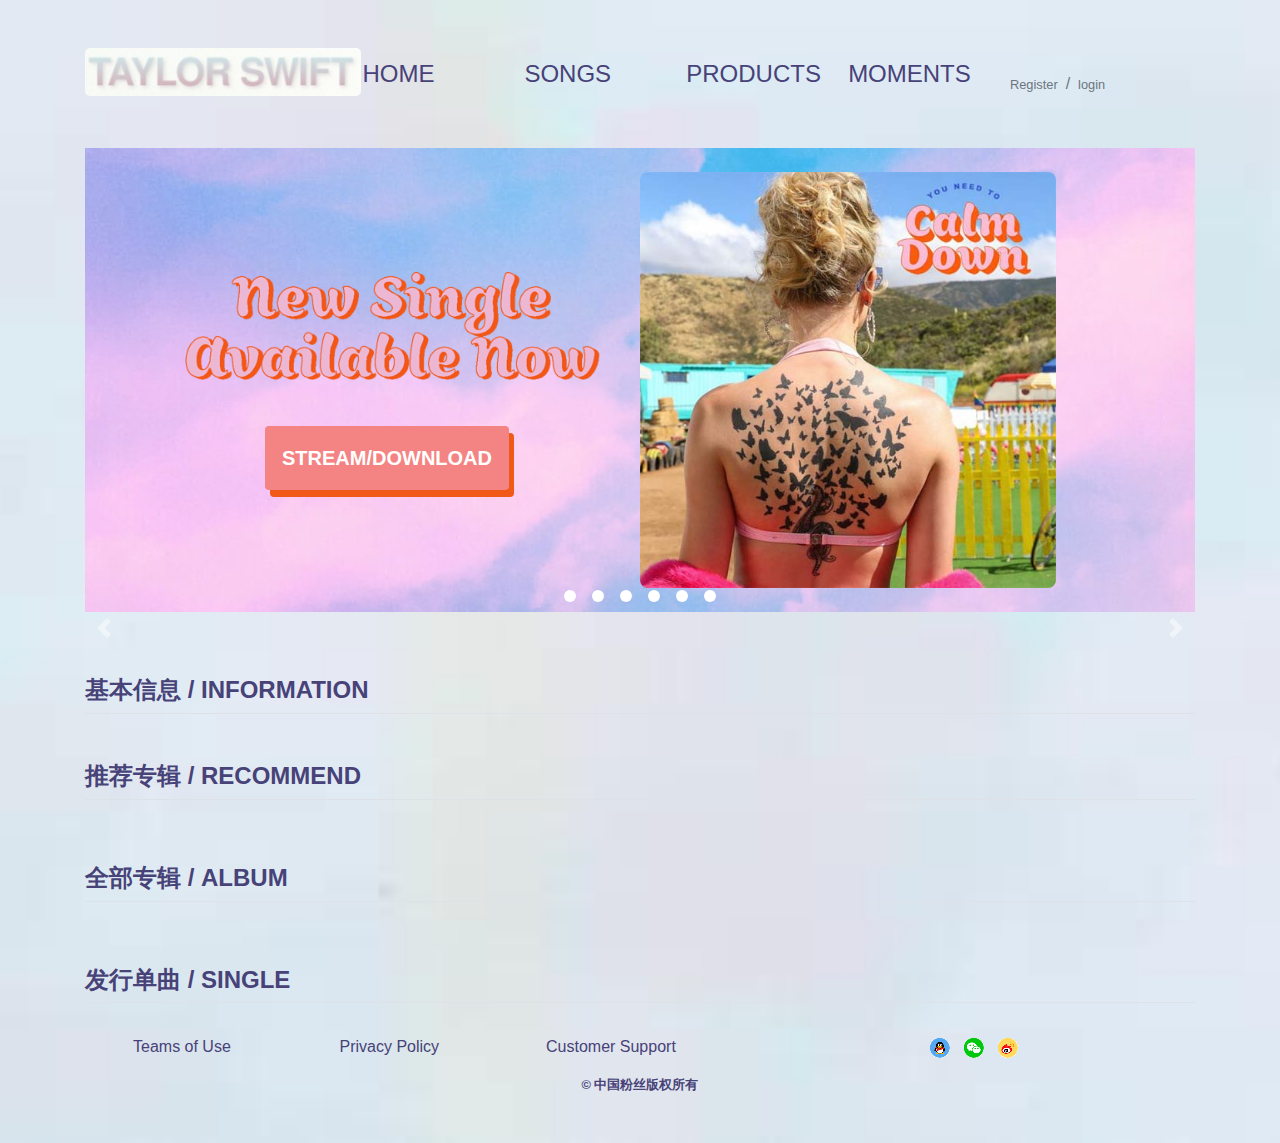
<file: demo2/public/index.html>
<!DOCTYPE html>
<html id="index">
<head lang="en">
    <meta charset="UTF-8">
    <title></title>
    <!-- 设置视口-->
    <meta name="viewport" content="width=device-width,initial-scale=1"/>
    <!-- 导入css-->
    <link rel="stylesheet" href="boot/css/bootstrap.css"/>
    <!-- 导入js,有顺序要求-->
    <link rel="stylesheet" href="style/common.css"/>
    <link rel="stylesheet" href="style/index.css"/>  
    <script src="js/yanzhengma.js"></script>
</head>
<body>
<div class="container" id="allindex">
    <!-- 导航栏-->
    <div class="row m-0 my_nav my-5">
        <div class="col-lg-3 col-md-12 col-sm-12 p-0">
            <div class="">
                <a class="navbar-brand mr-0 p-0" href="index.html">
                    <img class="my_logo w-100" src="img/header/logo.png"/>
                </a>
            </div>
        </div>
        <div class="col-lg-7 col-md-12 col-sm-12 p-0 py-lg-2">
            <ul class="row m-0 list-unstyled">
                <li class="col-sm-3 p-0"><a href="#" >HOME</a></li>
                <li class="col-sm-3 p-0"><a href="songs.html" >SONGS</a></li>
                <li class="col-sm-3 p-0"><a href="product.html" >PRODUCTS</a></li>
                <li class="col-sm-3 p-0"><a href="moments.html" >MOMENTS</a></li>
            </ul>
        </div>
        <div class="col-lg-2 col-md-4 col-sm-3 p-sm-0 p-md-0">
            <ul class="breadcrumb p-0 bg-transparent mb-0 mt-lg-3">
                <li class="breadcrumb-item pt-2"><a href="#" class="text-muted my_font ">Register</a></li>
                <li class="breadcrumb-item pt-2"><a href="#" class="text-muted my_font ">login</a></li>
            </ul>
        </div>
    </div>

    <!-- 最新信息-->
    <div class="latest row m-0 mb-3 py-md-4 py-sm-3">
        <div class="col-md-6 col-sm-12 p-0 pl-sm-5 pl-md-0">
            <img class="w-75 position-relative mb-sm-3" src="img/index/title-nsan.png" alt=""/>
            <button class="text-white font-weight-bold btn py-lg-3 px-lg-3 position-relative my_relative">STREAM/DOWNLOAD</button>
        </div>
        <div class="col-md-6 col-sm-12 p-0 pl-sm-5 pt-sm-3 pl-md-0 pt-md-0 pt-sm-2">
            <img class="w-75" src="img/index/SingleArt.jpg" alt=""/>
        </div>
    </div>
    <!-- 轮播图-->
    <div id="demo" class="carousel" data-ride="carousel">
        <div class="carousel-inner" id="carousel">
            <div class="carousel-item active" id="carousel1">
                <!-- <a href="album.html" >
                    <img src="img/banner/banner1.jpg" class="w-100"/>
                </a> -->
            </div>
            <div class="carousel-item" id="carousel2">
            </div>
            <div class="carousel-item" id="carousel3">
            </div>
            <div class="carousel-item" id="carousel4">
            </div>
            <div class="carousel-item" id="carousel5">
            </div>
            <div class="carousel-item" id="carousel6">
            </div>
        </div>
        <a href="#demo" class="carousel-control-prev" data-slide="prev"><span class="carousel-control-prev-icon"></span></a>
        <a href="#demo" class="carousel-control-next" data-slide="next"><span class="carousel-control-next-icon"></span></a>
        <ul class="carousel-indicators">
            <li data-target="#demo" data-slide-to="0" class="active"></li>
            <li data-target="#demo" data-slide-to="1" ></li>
            <li data-target="#demo" data-slide-to="2" ></li>
            <li data-target="#demo" data-slide-to="3" ></li>
            <li data-target="#demo" data-slide-to="4" ></li>
            <li data-target="#demo" data-slide-to="5" ></li>
        </ul>
    </div>
    <!-- 基本信息-->
    <div>
        <h4 class=" border-bottom mt-5 mb-3 pb-2 font-weight-bold">基本信息 / INFORMATION</h4>
        <div class="row bg-white m-0 p-1" v-for="(item,i) of singer_list" :key="i">
            <div class="col-lg-7  col-sm-12 p-0">
                <div class="mr-2 mr-sm-0">
                    <img :src="item.d_img" alt="" class="w-100 p-2"/>
                </div>
            </div>
            <div class="col-lg-5  col-sm-12 p-0">
                <ul class="list-unstyled pl-lg-3 pt-lg-3 pl-sm-2 pt-sm-2 font-italic ">
                    <li class="h3 font-weight-bold" v-text="'Name：'+item.name"></li>
                    <li class="h5 font-weight-bold" v-text="'Country：'+item.country"></li>
                    <li class="h5 font-weight-bold" v-text="'Style：'+item.style"></li>
                    <li class="h5 font-weight-bold" v-text="'Albums：'+item.count"></li>
                    <li class="h5 font-weight-bold" v-text="'Awards：'+item.awards"></li>
                </ul>
            </div>
        </div>
    </div>
    <!-- 推荐专辑-->
    <div>
        <h4 class="border-bottom mt-5 mb-3 pb-2 font-weight-bold">推荐专辑 / RECOMMEND</h4>
        <div class="row  m-0">
            <div class="col-md-3 col-sm-6 p-0" v-for="(item,i) of intro_album_list" :key="i" >
                <div class="d-flex justify-content-center p-2">
                    <a :href="item.album_href"><img :src="item.cover" alt="" class="my_rotate w-100"/></a>
                </div>
            </div>
        </div>
    </div>
    <!-- 全部专辑-->
    <div>
        <h4 class="border-bottom mt-5 mb-3 pb-2 font-weight-bold">全部专辑 / ALBUM</h4>
        <div class="row  m-0">
            <div class="col-lg-3 col-md-4 col-sm-6 mt-lg-2  mt-sm-1 p-0" v-for="(item,i) of album_list" :key="i">
                <div class="d-flex justify-content-center">
                    <a :href="item.album_href"><img class="w-100 my_scale" :src="item.cover" alt=""/></a>
                </div>
                <p class="h5 text-center pt-1"><a href="#" class="text-dark" v-text="item.a_name"></a></p>
            </div>
        </div>
    </div>
    <!-- 发行单曲-->
    <div>
        <h4 class="border-bottom mt-5 mb-3 pb-2 font-weight-bold">发行单曲 / SINGLE</h4>
        <div class="row m-0">
            <div class="col-lg-3 col-md-4 col-sm-6 mt-lg-2  mt-sm-1 p-0" v-for="(item,i) of single_list" :key="i">
                    <div class="d-flex justify-content-center">
                        <a :href="item.album_href"><img class="w-100 my_scale" :src="item.cover" alt=""/></a>
                    </div>
                    <p class="h5 text-center pt-1"><a href="#" class="text-dark" v-text="item.a_name"></a></p>
            </div>
        </div>
    </div>
    <!--footer-->
    <div class="row m-0 pt-3 pl-lg-5 myfooter">
        <div class="col-lg-7 col-sm-12 p-0 ">
            <ul class=" d-flex justify-content-between list-unstyled">
                <li class="w-100"><a href="#" class="h6">Teams of Use</a></li>
                <li class="w-100"><a href="#" class="h6">Privacy Policy</a></li>
                <li class="w-100"><a href="#" class="h6">Customer Support</a></li>
            </ul>
        </div>
        <div class="col-lg-1 offset-lg-2 col-sm-2 p-0">
            <ul class="d-flex justify-content-between list-unstyled">
                <li><img src="img/button/qq.png" alt=""/></li>
                <li><img src="img/button/wechat.png" alt=""/></li>
                <li><img src="img/button/sina.png" alt=""/></li>
            </ul>
        </div>
    </div>
    <div class="m-0 mb-5">
        <p class="text-center my_font font-weight-bold m-0">© 中国粉丝版权所有</p>
    </div>

</div>
<!-- 注册-->
<div id="regsite" class="position-fixed bg-white">
    <p class="py-2 px-3 bg-dark">
        <span class="my_font font-weight-bold text-white">注册新账号</span>
        <a href="javascript:;" class="float-right h4 text-muted">×</a>
    </p>
    <div class="my_text my_font">
        <p class="m-0 mb-2">登录名：</p>
        <input class="my_font py-2 pl-1 w-100" type="text"  placeholder="创建一个登录名,包含数字、字母、下划线3-10位" id="uname1" onblur="username()"/>
        <p class="m-0 my-2">密码：</p>
        <input class="my_font py-2 pl-1 w-100" type="password"  id="upwd1" placeholder="设置登录密码，不少于6位"/>
        <p class="m-0 my-2">手机号：</p>
        <input class="my_font py-2 pl-1 w-100" type="text" placeholder="请输入您的手机号" id="userPhone"/>
        <p class="m-0 my-2">验证码：</p>
        <p class="d-flex m-0">
            <input class="my_font py-2 pl-1 yanzhengma" type="text" /> 
            <button class="btn btn-dark" id="second">发送验证码</button>
        </p>
        <button class="btn btn-danger w-100 my-3 " id="register" onclick="registe()">注册</button>
        <a href="javascript:;" class="my_font">已有账号,直接登录>></a>
    </div>
</div>
<!--登录-->
<div id="login" class="position-fixed bg-white">
    <p class="py-2 px-3 bg-dark">
        <span class="my_font font-weight-bold text-white">账号登录</span>
        <a href="javascript:;" class="float-right h4 text-muted">×</a>
    </p>
    <div class="my_text my_font">
        <p class="m-0 mb-2">登录名：</p>
        <input class="my_font py-2 pl-1 w-100" type="text"   id="uname2" placeholder="请输入账号"/>
        <p class="m-0 my-2">密码：</p>
        <input class="my_font py-2 pl-1 w-100" type="password"  id="upwd2" placeholder="请输入密码"/>
        <!-- 随机验证码-->
        <p class="m-0 my-2">验证码：</p>
        <div class=" d-flex align-items-center">
            <input type="text" class="my_font p-2 mr-2 id="code" />
            <div id="v_container" class="d-inline-block mx-2 "></div>
        </div>
        <button class="btn btn-danger w-100 my-3" id="my_button" onclick="login()">登录</button>
        <a href="javascript:;" class="my_font">没有账号，去注册>></a>
    </div>
</div>
</body>
<script>
    
    // 注册
    function username(){
        var uname=$.trim( $("#uname1").val() );
        $.ajax({
                url:"http://localhost:3000/username",
                type:"get",
                data:"uname="+uname,
                dataType:"json"
            }).then(function(result){
                if(result.code==-1){
                    alert("用户名已被占用");
                }
            })
    }
    function registe(){
        var uname=$.trim( $("#uname1").val() );
        var upwd=$.trim( $("#upwd1").val() );
        var phone=$.trim( $("#userPhone").val() );
        if(!uname){
            alert("用户名不能为空");
            return;
        }else if(!upwd){
            alert("密码不能为空");
            return;
        }else if(!phone){
            alert("手机号不能为空");
            return;
        }else{
            //发送请求
            $.ajax({
                url:"http://localhost:3000/register",
                type:"post",
                data:"uname="+uname+"&upwd="+upwd+"&phone="+phone,
                dataType:"json"
            }).then(function(result){
                if(result.code==1){
                    alert("注册成功,去登录");
                    var rdiv=$(".position-fixed#regsite").hide();
                    var ldiv=$(".position-fixed#login").show();
                }
            })
        }
    }

    // 登录
    function login(){
        var uname=$.trim( $("#uname2").val() );
        var upwd=$.trim( $("#upwd2").val() );
        if(!uname){
            alert("用户名不能为空");
            return;
        }else if(!upwd){
            alert("密码不能为空");
            return;
        }else{
            $.ajax({
                url:"http://localhost:3000/login",
                type:"post",
                data:"uname="+uname+"&upwd="+upwd,
                dataType:"json"
            }).then(function(result){
                if(result.code==1){
                    alert("登录成功");
                    ldiv=$(".position-fixed#login").hide();
                    sessionStorage.setItem("uid",result.uid);
                }else{
                    alert("用户或密码错误");
                }
            })
        }
    }
</script>
<script src="js/jquery-3.2.1.js"></script>
<script src="js/bootstrap.js"></script>
<script src="js/vue.js"></script>
<script src="js/axios.min.js"></script>
<script src="js/ajax.js"></script>
<script src="js/index.js"></script>
<script>
    $("#second").click(function (){
            sendyzm($("#second"));
        });
        //用ajax提交到后台的发送短信接口
        function sendyzm(obj){
            var phone = $("#userPhone").val();
            var result = isPhoneNum();
            if(result) {
                $.ajax({
                    url:"http://localhost:3000/yanzhengma",
                    data:{phone:phone},
                    dataType:"json",
                    type:"post",
                    async : false,
                    cache : false,
                    success:function(res){
                        debugger;
                        if(res){
                            alert("验证码发送成功");
                        }else{
                            alert("验证码发送失败");
                        }
                    },
                    error:function(){
                        alert("验证码发送失败");
                    }
                })
                setTime(obj);//开始倒计时
            }
        }
    
        //60s倒计时实现逻辑
        var countdown = 60;
        function setTime(obj) {
            if (countdown == 0) {
                obj.prop('disabled', false);
                obj.text("点击获取验证码");
                countdown = 60;//60秒过后button上的文字初始化,计时器初始化;
                return;
            } else {
                obj.prop('disabled', true);
                obj.text("("+countdown+"s)后重新发送") ;
                countdown--;
            }
            setTimeout(function() { setTime(obj) },1000) //每1000毫秒执行一次
        }
        //校验手机号是否合法
        function isPhoneNum(){
                return true;
        }
</script>
</html>
</file>
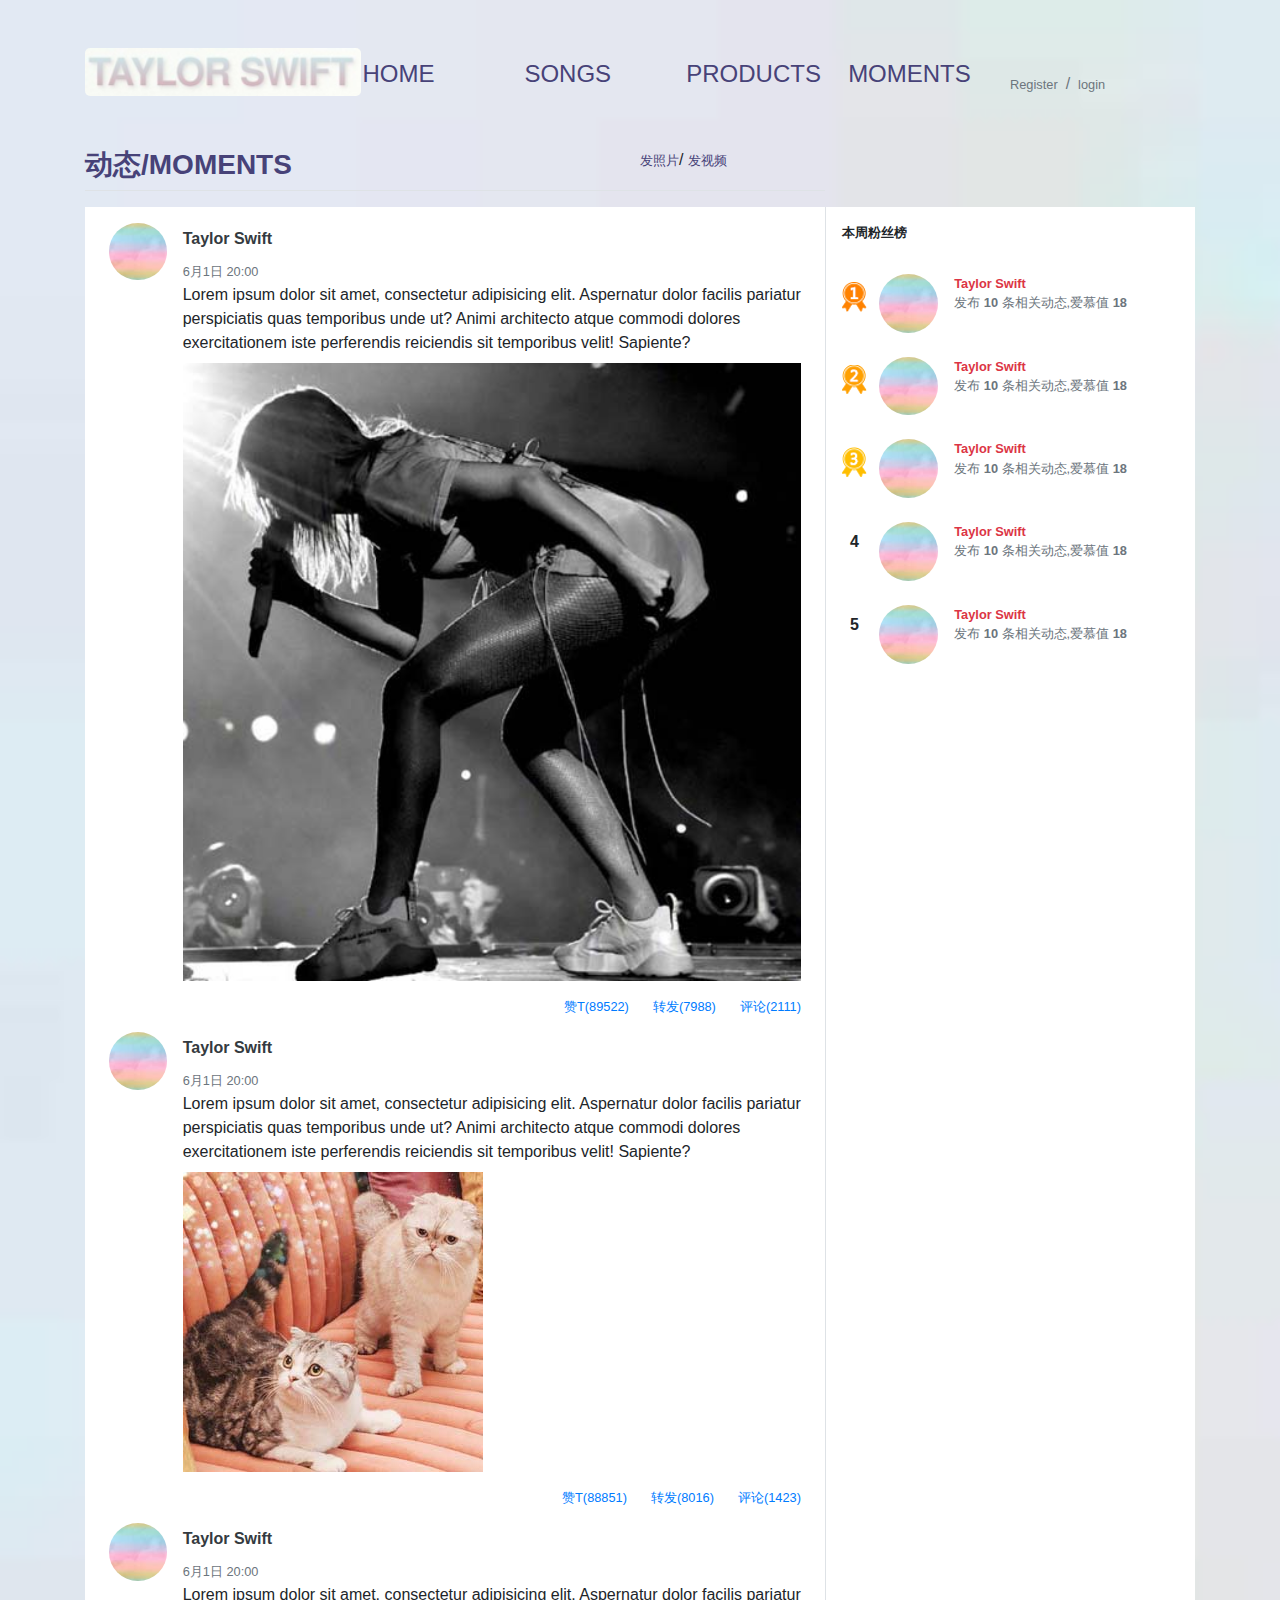
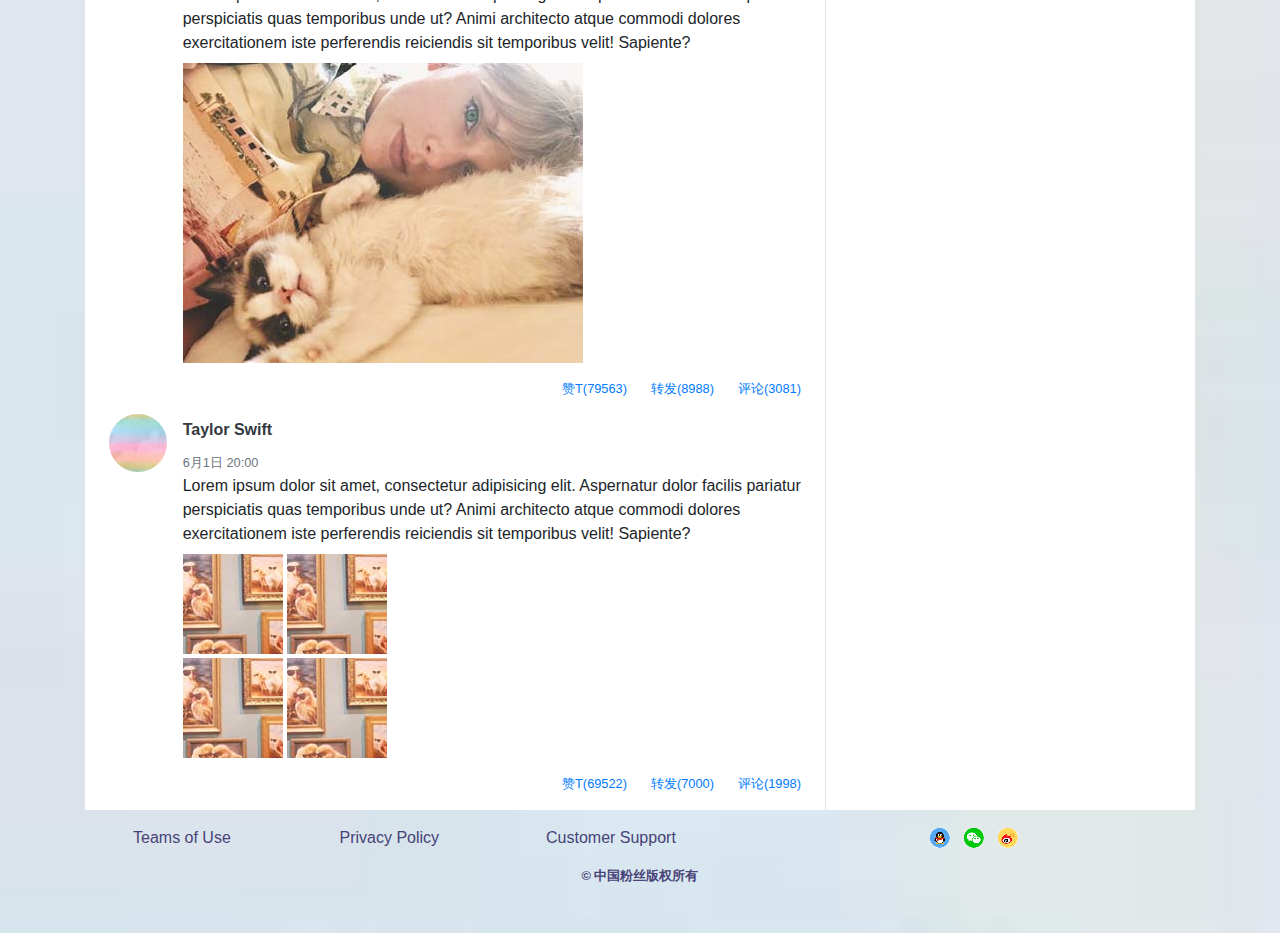
<file: demo2/public/moments.html>
<!DOCTYPE html>
<html id="moments">
<head lang="en">
    <meta charset="UTF-8">
    <title></title>
    <!-- 设置视口-->
    <meta name="viewport" content="width=device-width,initial-scale=1"/>
    <!-- 导入css-->
    <link rel="stylesheet" href="boot/css/bootstrap.css"/>
    <link rel="stylesheet" href="style/common.css"/>
    <link rel="stylesheet" href="style/moments.css"/>
</head>
<body>
<div class="container">
    <!-- 导航栏-->
    <div class="row m-0 my_nav my-5">
        <div class="col-lg-3 col-md-12 col-sm-12 p-0">
            <div class="">
                <a class="navbar-brand mr-0 p-0" href="index.html">
                    <img class="my_logo w-100" src="img/header/logo.png"/>
                </a>
            </div>
        </div>
        <div class="col-lg-7 col-md-12 col-sm-12 p-0 py-lg-2">
            <ul class="row m-0 list-unstyled">
                <li class="col-sm-3 p-0"><a href="index.html">HOME</a></li>
                <li class="col-sm-3 p-0"><a href="songs.html">SONGS</a></li>
                <li class="col-sm-3 p-0"><a href="product.html">PRODUCTS</a></li>
                <li class="col-sm-3 p-0"><a href="moments.html">MOMENTS</a></li>
            </ul>
        </div>
        <div class="col-lg-2 col-md-4 col-sm-3 p-sm-0 p-md-0">
            <ul class="breadcrumb p-0 bg-transparent mb-0 mt-lg-3">
                <li class="breadcrumb-item pt-2"><a href="#" class="text-muted my_font ">Register</a></li>
                <li class="breadcrumb-item pt-2"><a href="#" class="text-muted my_font ">login</a></li>
            </ul>
        </div>
    </div>
    <!-- -->
    <div>
        <div class="row m-0">
            <div class="col-md-8 col-sm-12 p-0">
                <div class="mb-3 pb-2 border-bottom row m-0">
                    <div class="col-sm-9 p-0">
                        <span class="h3 my_font_color font-weight-bold">动态/MOMENTS</span>
                    </div>
                    <div class="col-sm-3 p-0">
                        <span><a href="#" class="my_font_color my_font ">发照片</a>/</span>
                        <span><a href="#" class="my_font_color my_font ">发视频</a></span>
                    </div>
                </div>
            </div>
        </div>
        <div class="row m-0 my_moment">
            <!-- 左侧动态-->
            <div class="col-md-8 col-sm-12 p-0 px-md-4 px-sm-1 pt-3 bg-white">
                <div class="row m-0">
                    <div class="col-sm-1 p-0">
                        <img class="user_pic w-100" src="img/moments/user.jpg" alt=""/>
                    </div>
                    <div class="col-sm-11 p-0 pl-3">
                        <div class="mb-2 mt-1">
                            <a href="#" class="text-dark font-weight-bold">Taylor Swift</a>
                        </div>
                        <div class="">
                            <a href="#" class="text-muted my_font">6月1日 20:00</a>
                        </div>
                        <div class="mb-2">
                            Lorem ipsum dolor sit amet, consectetur adipisicing elit. Aspernatur dolor facilis pariatur perspiciatis quas temporibus unde ut? Animi architecto atque commodi dolores exercitationem iste perferendis reiciendis sit temporibus velit! Sapiente?
                        </div>
                        <img class="w-100" src="img/moments/live.jpg" alt=""/>
                        <ul class="list-unstyled d-flex justify-content-end mt-3">
                            <li class="mr-2 text-muted my_font"><a href="javascript:;" class="my_font text-primary mr-2">赞T(89522)</a></li>
                            <li class="mx-2 text-muted my_font"><a href="javascript:;" class="my_font text-primary mr-2">转发(7988)</a></li>
                            <li class="ml-2 my_font"><a href="javascript:;" class="my_font text-primary">评论(2111)</a></li>
                        </ul>
                    </div>

                    <div class="col-sm-1 p-0">
                        <img class="user_pic w-100" src="img/moments/user.jpg" alt=""/>
                    </div>
                    <div class="col-sm-11 p-0 pl-3">
                        <div class="mb-2 mt-1">
                            <a href="#" class="text-dark font-weight-bold">Taylor Swift</a>
                        </div>
                        <div class="">
                            <a href="#" class="text-muted my_font">6月1日 20:00</a>
                        </div>
                        <div class="mb-2">
                            Lorem ipsum dolor sit amet, consectetur adipisicing elit. Aspernatur dolor facilis pariatur perspiciatis quas temporibus unde ut? Animi architecto atque commodi dolores exercitationem iste perferendis reiciendis sit temporibus velit! Sapiente?
                        </div>
                        <img class="" src="img/moments/cat.jpg" alt=""/>
                        <ul class="list-unstyled d-flex justify-content-end mt-3">
                            <li class="mr-2 text-muted my_font"><a href="javascript:;" class="my_font text-primary mr-2">赞T(88851)</a></li>
                            <li class="mx-2 text-muted my_font"><a href="javascript:;" class="my_font text-primary mr-2">转发(8016)</a></li>
                            <li class="ml-2 my_font"><a href="javascript:;" class="my_font text-primary">评论(1423)</a></li>
                        </ul>
                    </div>

                    <div class="col-sm-1 p-0">
                        <img class="user_pic w-100" src="img/moments/user.jpg" alt=""/>
                    </div>
                    <div class="col-sm-11 p-0 pl-3">
                        <div class="mb-2 mt-1">
                            <a href="#" class="text-dark font-weight-bold">Taylor Swift</a>
                        </div>
                        <div class="">
                            <a href="#" class="text-muted my_font">6月1日 20:00</a>
                        </div>
                        <div class="mb-2">
                            Lorem ipsum dolor sit amet, consectetur adipisicing elit. Aspernatur dolor facilis pariatur perspiciatis quas temporibus unde ut? Animi architecto atque commodi dolores exercitationem iste perferendis reiciendis sit temporibus velit! Sapiente?
                        </div>
                        <img class="" src="img/moments/andCat.jpg" alt=""/>
                        <ul class="list-unstyled d-flex justify-content-end mt-3">
                            <li class="mr-2 text-muted my_font"><a href="javascript:;" class="text-primary my_font mr-2">赞T(79563)</a></li>
                            <li class="mx-2 text-muted my_font"><a href="javascript:;" class="text-primary my_font mr-2">转发(8988)</a></li>
                            <li class="ml-2 my_font"><a href="javascript:;" class="text-primary my_font">评论(3081)</a></li>
                        </ul>
                    </div>

                    <div class="col-sm-1 p-0">
                        <img class="user_pic w-100" src="img/moments/user.jpg" alt=""/>
                    </div>
                    <div class="col-sm-11 p-0 pl-3">
                        <div class="mb-2 mt-1">
                            <a href="#" class="text-dark font-weight-bold">Taylor Swift</a>
                        </div>
                        <div class="">
                            <a href="#" class="text-muted my_font">6月1日 20:00</a>
                        </div>
                        <div class="mb-2">
                            Lorem ipsum dolor sit amet, consectetur adipisicing elit. Aspernatur dolor facilis pariatur perspiciatis quas temporibus unde ut? Animi architecto atque commodi dolores exercitationem iste perferendis reiciendis sit temporibus velit! Sapiente?
                        </div>
                        <img class="mb-1" src="img/moments/catsPic.jpg" alt=""/>
                        <img class="mb-1" src="img/moments/catsPic.jpg" alt=""/><br/>
                        <img class="" src="img/moments/catsPic.jpg" alt=""/>
                        <img class="" src="img/moments/catsPic.jpg" alt=""/>
                        <ul class="list-unstyled d-flex justify-content-end mt-3">
                            <li class="mr-2 text-muted my_font"><a href="javascript:;" class="my_font text-primary mr-2">赞T(69522)</a></li>
                            <li class="mx-2 text-muted my_font"><a href="javascript:;" class="my_font text-primary mr-2">转发(7000)</a></li>
                            <li class="ml-2 my_font"><a href="javascript:;" class="my_font text-primary">评论(1998)</a></li>
                        </ul>
                    </div>
                </div>
            </div>
            <div class="col-md-4 col-sm-12 p-0 bg-white border-left pt-3 pl-md-3 pl-sm-2">
                <div class="row m-0">
                    <div class="col-sm-12 p-0">
                        <p class="my_font font-weight-bold">本周粉丝榜</p>
                    </div>
                </div>
                <div class="row m-0 mb-2">
                    <div class="col-sm-1 p-0">
                        <div class="mt-4">
                            <img src="img/moments/number1.png" alt=""/>
                        </div>
                    </div>
                    <div class="col-sm-2 p-0 ">
                        <img class="user_pic w-100 mt-md-3 ml-md-3 ml-lg-2" src="img/moments/user.jpg" alt=""/>
                    </div>
                    <div class="col-sm-9 p-0 pt-3">
                        <p class="my_font font-weight-bold ml-md-4 ml-sm-2 m-0"><a href="#" class="text-danger">Taylor Swift</a></p>
                        <p class="my_font text-muted ml-md-4 ml-sm-2">发布 <span class="font-weight-bold">10 </span>条相关动态,爱慕值 <span class="font-weight-bold">18 </span></p>
                    </div>
                </div>

                <div class="row m-0 mb-2">
                    <div class="col-sm-1 p-0">
                        <div class="mt-4">
                            <img src="img/moments/number2.png" alt=""/>
                        </div>
                    </div>
                    <div class="col-sm-2 p-0">
                        <img class="user_pic w-100 mt-md-3 ml-md-3 ml-lg-2" src="img/moments/user.jpg" alt=""/>
                    </div>
                    <div class="col-sm-9 p-0 pt-3">
                        <p class="my_font font-weight-bold ml-md-4 ml-sm-2 m-0"><a href="#" class="text-danger">Taylor Swift</a></p>
                        <p class="my_font text-muted ml-md-4 ml-sm-2">发布 <span class="font-weight-bold">10 </span>条相关动态,爱慕值 <span class="font-weight-bold">18 </span></p>
                    </div>
                </div>

                <div class="row m-0 mb-2">
                    <div class="col-sm-1 p-0">
                        <div class="mt-4">
                            <img src="img/moments/number3.png" alt=""/>
                        </div>
                    </div>
                    <div class="col-sm-2 p-0">
                        <img class="user_pic w-100 mt-md-3 ml-md-3 ml-lg-2" src="img/moments/user.jpg" alt=""/>
                    </div>
                    <div class="col-sm-9 p-0 pt-3">
                        <p class="my_font font-weight-bold ml-md-4 ml-sm-2 m-0"><a href="#" class="text-danger">Taylor Swift</a></p>
                        <p class="my_font text-muted ml-md-4 ml-sm-2">发布 <span class="font-weight-bold">10 </span>条相关动态,爱慕值 <span class="font-weight-bold">18 </span></p>
                    </div>
                </div>

                <div class="row m-0 mb-2">
                    <div class="col-sm-1 p-0">
                        <div class="mt-4 ml-2">
                            <span class="font-weight-bold">4</span>
                        </div>
                    </div>
                    <div class="col-sm-2 p-0">
                        <img class="user_pic w-100 mt-md-3 ml-md-3 ml-lg-2" src="img/moments/user.jpg" alt=""/>
                    </div>
                    <div class="col-sm-9 p-0 pt-3">
                        <p class="my_font font-weight-bold ml-md-4 ml-sm-2 m-0"><a href="#" class="text-danger">Taylor Swift</a></p>
                        <p class="my_font text-muted ml-md-4 ml-sm-2">发布 <span class="font-weight-bold">10 </span>条相关动态,爱慕值 <span class="font-weight-bold">18 </span></p>
                    </div>
                </div>

                <div class="row m-0 mb-2">
                    <div class="col-sm-1 p-0">
                        <div class="mt-4 ml-2">
                            <span class="font-weight-bold">5</span>
                        </div>
                    </div>
                    <div class="col-sm-2 p-0">
                        <img class="user_pic w-100 mt-md-3 ml-md-3 ml-lg-2" src="img/moments/user.jpg" alt=""/>
                    </div>
                    <div class="col-sm-9 p-0 pt-3">
                        <p class="my_font font-weight-bold ml-md-4 ml-sm-2  m-md-0 "><a href="#" class="text-danger">Taylor Swift</a></p>
                        <p class="my_font text-muted ml-md-4 ml-sm-2 ">发布 <span class="font-weight-bold">10 </span>条相关动态,爱慕值 <span class="font-weight-bold">18 </span></p>
                    </div>
                </div>

            </div>
        </div>
    </div>
    <!--footer-->
    <div class="row m-0 pt-3 pl-lg-5 myfooter">
        <div class="col-lg-7 col-sm-12 p-0 ">
            <ul class=" d-flex justify-content-between list-unstyled">
                <li class="w-100"><a href="#" class="h6">Teams of Use</a></li>
                <li class="w-100"><a href="#" class="h6">Privacy Policy</a></li>
                <li class="w-100"><a href="#" class="h6">Customer Support</a></li>
            </ul>
        </div>
        <div class="col-lg-1 offset-lg-2 col-sm-2 p-0">
            <ul class="d-flex justify-content-between list-unstyled">
                <li><img src="img/button/qq.png" alt=""/></li>
                <li><img src="img/button/wechat.png" alt=""/></li>
                <li><img src="img/button/sina.png" alt=""/></li>
            </ul>
        </div>
    </div>
    <div class="m-0 mb-5">
        <p class="text-center my_font font-weight-bold m-0">© 中国粉丝版权所有</p>
    </div>

</div>
<script src="js/jquery-3.2.1.js"></script>
<script src="js/bootstrap.js"></script>
<script src="js/vue.js"></script>
<script src="js/axios.min.js"></script>
<script src="js/ajax.js"></script>
<script src="js/moments.js"></script>
</body>
</html>
</file>
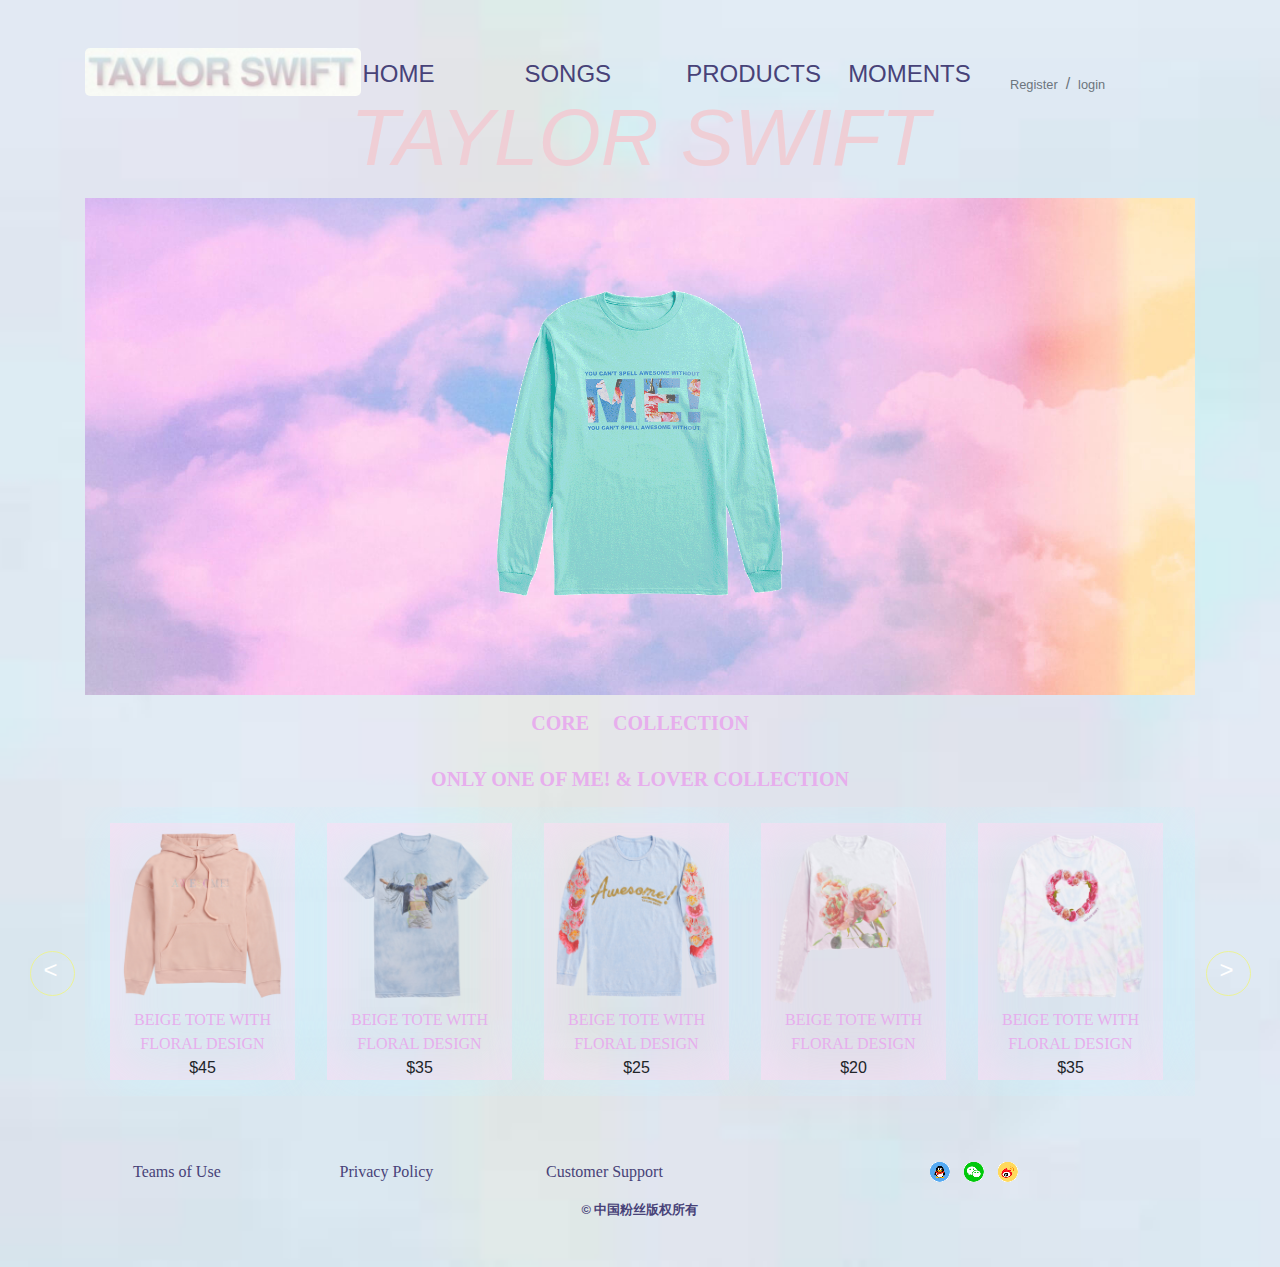
<file: demo2/public/product.html>
<!DOCTYPE html>
<html id="product">
<head lang="en">
    <meta charset="UTF-8">
    <title></title>
    <!-- 设置视口-->
    <meta name="viewport" content="width=device-width,initial-scale=1"/>
    <link rel="stylesheet" href="boot/css/bootstrap.css"/>
    <link rel="stylesheet" href="style/product.css"/>
    <link rel="stylesheet" href="style/common.css"/>
</head>
<body>
<div class="container">
    <!-- 导航栏-->
    <div class="row m-0 my_nav my-5">
        <div class="col-lg-3 col-md-12 col-sm-12 p-0">
            <div class="">
                <a class="navbar-brand mr-0 p-0" href="index.html">
                    <img class="my_logo w-100" src="img/header/logo.png"/>
                </a>
            </div>
        </div>
        <div class="col-lg-7 col-md-12 col-sm-12 p-0 py-lg-2">
            <ul class="row m-0 list-unstyled">
                <li class="col-sm-3 p-0"><a href="index.html" >HOME</a></li>
                <li class="col-sm-3 p-0"><a href="songs.html" >SONGS</a></li>
                <li class="col-sm-3 p-0"><a href="product.html" >PRODUCTS</a></li>
                <li class="col-sm-3 p-0"><a href="moments.html" >MOMENTS</a></li>
            </ul>
        </div>
        <div class="col-lg-2 col-md-4 col-sm-3 p-sm-0 p-md-0">
            <ul class="breadcrumb p-0 bg-transparent mb-0 mt-lg-3">
                <li class="breadcrumb-item pt-2"><a href="#" class="text-muted my_font ">Register</a></li>
                <li class="breadcrumb-item pt-2"><a href="#" class="text-muted my_font ">login</a></li>
            </ul>
        </div>
    </div>
    <!-- -->

    <div class="row  m-0 mt-5">
        <div class="col-sm-12 p-0 w-100 text-center name_font font-italic">TAYLOR SWIFT</div>
    </div>
    <div class="my_background py-5">
        <img class=" w-100" src="img/product/updated-core-collection_desktop_5.12.19.gif" alt=""/>
    </div>
    <!-- 周边商品-->
    <div class="row m-0" id="allproduct">
        <h5 class="text-center col-sm-12 p-0 my-3 font-weight-bold"><span class="mr-sm-4">CORE</span>COLLECTION</h5>
        <div class="col-lg-4 col-sm-6 text-center p-0" v-for="(item,i) of product_core_list" :key="i">
            <div class="mx-2 my_shadow">
                <a :href="item.product_href"><img class="w-100 p-3" :src="item.product_img" alt=""/></a>
                <a :href="item.product_href" class="h6" v-text="item.product_name"></a>
                <p v-text="item.product_price"></p>
            </div>
        </div>
    </div>
    <!-- 轮播商品-->
    <div class="position-relative">
        <p class="position-absolute d-inline h4 btn-left text-white"><span class="text-center position-relative">&lt;</span></p>
        <p class="position-absolute d-inline h4 btn-right text-white"><span class="text-center position-relative">&gt;</span></p>
    </div>
    <h5 class="text-center  my-3 font-weight-bold">ONLY ONE OF ME! & LOVER COLLECTION</h5>
    <div class="carousel_product mb-5">
        <ul class="list-unstyled py-3" style="margin: 0px" id="myul">
            <li class=" text-center  float-left mx-3 first_carousel_product">
                <div class=" my_shadow ">
                    <a href="product_detail.html?pid=16"><img class="w-100" src="img/product/product1.png" alt=""/></a>
                    <a href="product_detail.html?pid=16" class="h6">BEIGE TOTE WITH FLORAL DESIGN</a>
                    <p>$45</p>
                </div>
            </li>
            <li class=" text-center  float-left mx-3">
                <div class="my_shadow">
                    <a href="product_detail.html?pid=17"><img class="w-100" src="img/product/product2.png" alt=""/></a>
                    <a href="product_detail.html?pid=17" class="h6">BEIGE TOTE WITH FLORAL DESIGN</a>
                    <p>$35</p>
                </div>
            </li>
            <li class=" text-center  float-left mx-3">
                <div class=" my_shadow">
                    <a href="product_detail.html?pid=18"><img class="w-100" src="img/product/product3.png" alt=""/></a>
                    <a href="product_detail.html?pid=18" class="h6">BEIGE TOTE WITH FLORAL DESIGN</a>
                    <p>$25</p>
                </div>
            </li>
            <li class=" text-center float-left mx-3">
                <div class="my_shadow">
                    <a href="product_detail.html?pid=19"><img class="w-100" src="img/product/product4.png" alt=""/></a>
                    <a href="product_detail.html?pid=19" class="h6">BEIGE TOTE WITH FLORAL DESIGN</a>
                    <p>$20</p>
                </div>
            </li>
            <li class=" text-center float-left mx-3">
                <div class="my_shadow">
                    <a href="product_detail.html?pid=20"><img class="w-100" src="img/product/product5.png" alt=""/></a>
                    <a href="product_detail.html?pid=20" class="h6">BEIGE TOTE WITH FLORAL DESIGN</a>
                    <p>$35</p>
                </div>
            </li>
            <li class=" text-center float-left mx-3">
                <div class="my_shadow">
                    <a href="product_detail.html?pid=21"><img class="w-100" src="img/product/product6.png" alt=""/></a>
                    <a href="product_detail.html?pid=21" class="h6">BEIGE TOTE WITH FLORAL DESIGN</a>
                    <p>$35</p>
                </div>
            </li>
            <li class=" text-center float-left mx-3">
                <div class="my_shadow">
                    <a href="product_detail.html?pid=22"><img class="w-100" src="img/product/product7.png" alt=""/></a>
                    <a href="product_detail.html?pid=22" class="h6">BEIGE TOTE WITH FLORAL DESIGN</a>
                    <p>$45</p>
                </div>
            </li>
            <li class=" text-center float-left mx-3">
                <div class="my_shadow">
                    <a href="product_detail.html?pid=23"><img class="w-100" src="img/product/product8.png" alt=""/></a>
                    <a href="product_detail.html?pid=23" class="h6">BEIGE TOTE WITH FLORAL DESIGN</a>
                    <p>$40</p>
                </div>
            </li>
            <li class=" text-center float-left mx-3">
                <div class="my_shadow">
                    <a href="product_detail.html?pid=24"><img class="w-100" src="img/product/product9.png" alt=""/></a>
                    <a href="product_detail.html?pid=24" class="h6">BEIGE TOTE WITH FLORAL DESIGN</a>
                    <p>$55</p>
                </div>
            </li>

        </ul>

    </div>

    <!--footer-->
    <div class="row m-0 pt-3 pl-lg-5 myfooter">
        <div class="col-lg-7 col-sm-12 p-0 ">
            <ul class=" d-flex justify-content-between list-unstyled">
                <li class="w-100"><a href="#" class="h6">Teams of Use</a></li>
                <li class="w-100"><a href="#" class="h6">Privacy Policy</a></li>
                <li class="w-100"><a href="#" class="h6">Customer Support</a></li>
            </ul>
        </div>
        <div class="col-lg-1 offset-lg-2 col-sm-2 p-0">
            <ul class="d-flex justify-content-between list-unstyled">
                <li><img src="img/button/qq.png" alt=""/></li>
                <li><img src="img/button/wechat.png" alt=""/></li>
                <li><img src="img/button/sina.png" alt=""/></li>
            </ul>
        </div>
    </div>
    <div class="m-0 mb-5">
        <p class="text-center my_font font-weight-bold m-0">© 中国粉丝版权所有</p>
    </div>

</div>
</body>
<script src="js/jquery-3.2.1.js"></script>
<script src="js/bootstrap.js"></script>
<script src="js/vue.js"></script>
<script src="js/axios.min.js"></script>
<script src="js/product.js"></script>
</html>
</file>
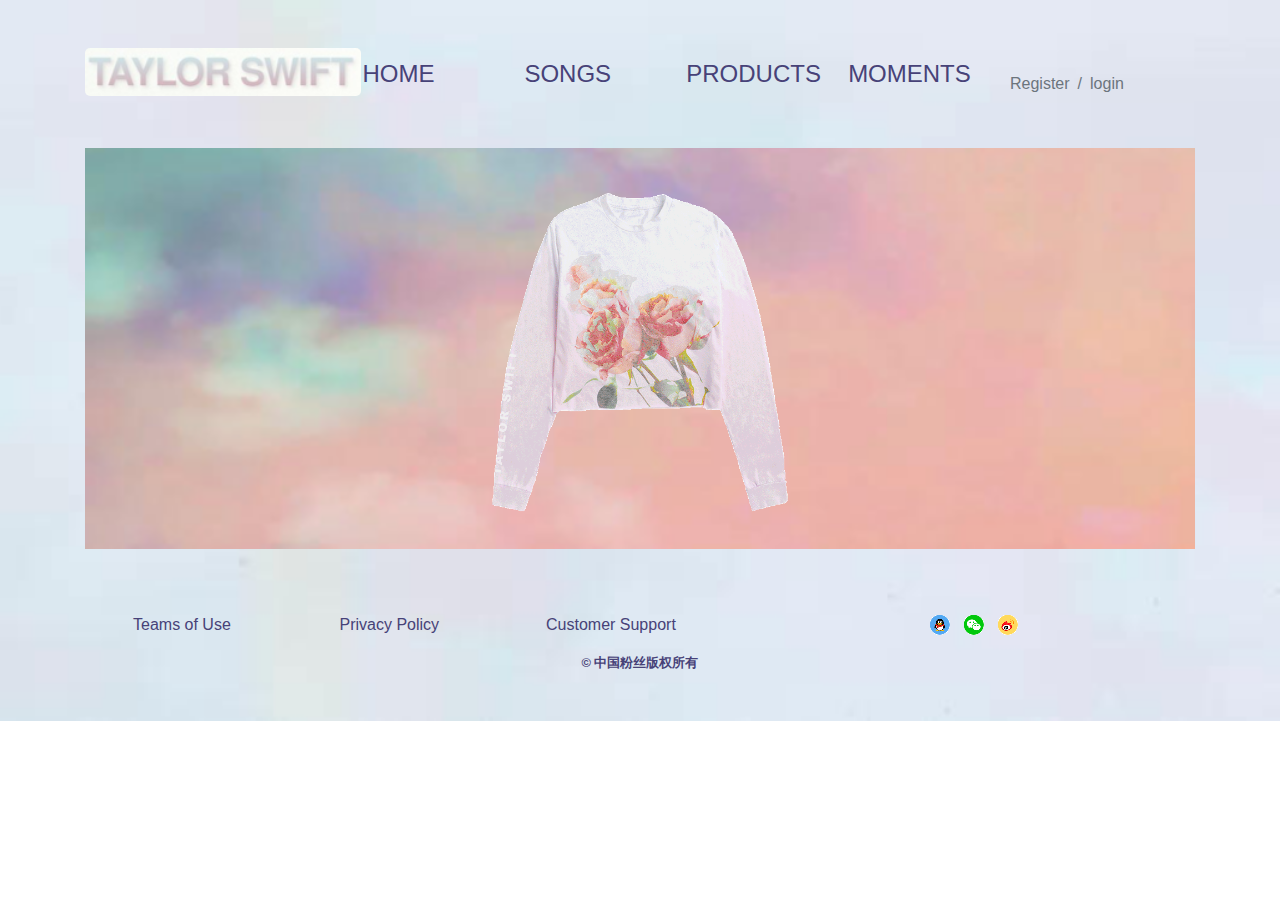
<file: demo2/public/product_detail.html>
<!DOCTYPE html>
<html id="detail">
<head lang="en">
    <meta charset="UTF-8">
    <title></title>
    <!-- 设置视口-->
    <meta name="viewport" content="width=device-width,initial-scale=1"/>
    <!-- 导入css-->
    <link rel="stylesheet" href="boot/css/bootstrap.css"/>
    <!-- 导入js,有顺序要求-->
    <link rel="stylesheet" href="style/common.css"/>
    <link rel="stylesheet" href="style/product_detail.css"/>
</head>
<body>
<div class="container" id="product_detail">
    <!-- 导航栏-->
    <div class="row m-0 my_nav my-5">
        <div class="col-lg-3 col-md-12 col-sm-12 p-0">
            <div class="">
                <a class="navbar-brand mr-0 p-0" href="index.html">
                    <img class="my_logo w-100" src="img/header/logo.png"/>
                </a>
            </div>
        </div>
        <div class="col-lg-7 col-md-12 col-sm-12 p-0 py-lg-2">
            <ul class="row m-0 list-unstyled">
                <li class="col-sm-3 p-0"><a href="index.html" >HOME</a></li>
                <li class="col-sm-3 p-0"><a href="songs.html" >SONGS</a></li>
                <li class="col-sm-3 p-0"><a href="product.html" >PRODUCTS</a></li>
                <li class="col-sm-3 p-0"><a href="moments.html" >MOMENTS</a></li>
            </ul>
        </div>
        <div class="col-lg-2 col-md-4 col-sm-3 p-sm-0 p-md-0">
            <ul class="breadcrumb p-0 bg-transparent mb-0 mt-lg-3">
                <li class="breadcrumb-item pt-2"><a href="#" class="text-muted ">Register</a></li>
                <li class="breadcrumb-item pt-2"><a href="#" class="text-muted ">login</a></li>
            </ul>
        </div>
    </div>
    <!-- -->
    <div class="my_background mb-5">
        <img class=" w-100 myimg" src="img/product/updated-core-collection_desktop_5.12.19.gif" alt=""/>
    </div>
    <div class="row m-0"  v-for="(item,i) of product_detail_list" :key="i">
        <div class="col-sm-5  p-0 ">
            <div class="mr-5" >
                <img class="w-100 myimg" :src="item.product_img" alt=""/>
            </div>
        </div>
        <div class="col-sm-6 p-0 ">
            <div class="ml-5">
                <p class="h4 font-weight-normal py-1" v-text="item.product_name">CELADON LONG SLEEVECROP TEE </p>
                <p class="h5 py-2" v-text="item.product_price"></p>
                <p>Size:</p>
                <ul class="list-unstyled d-flex">
                    <li><a href="#" class="btn p-2 mr-3 my_border">S</a></li>
                    <li><a href="#" class="btn p-2 mr-3 my_border">M</a></li>
                    <li><a href="#" class="btn p-2 mr-3 my_border">L</a></li>
                    <li><a href="#" class="btn p-2 my_border">XL</a></li>
                </ul>
                <p>Quantity:</p>
                <div id="details_a">
                    <a  href="javascript:;" class="btn my_border mr-1">-</a>
                    <input class="text-center btn my_border my_input mr-1" type="text" value="1"/>
                    <a  href="javascript:;" class="btn my_border ">+</a>
                </div>
                <a href="javascript:;" class="px-5 d-block py-2 mt-2 my_border btn text-center font-weight-bold my_color">ADD TO CART</a>
                <p class="my-3 my_font" v-text="item.product_intro"></p>
                <p class="my-3 my_font" v-text="item.product_material"></p>
                <p class="my-3 my_font" v-text="item.surprise"></p>
                <p class="my-3 my_font" v-text="item.note"></p>
                <p class="my_font m-0" v-text="item.right_owner"></p>
                <p class="my_font m-0" v-text="item.photo_by"></p>
                <p class="my_font m-0" v-text="item.manager"></p>
                <p class="my-3 my_font" v-text="item.others"></p>
                <p class="my-3 my_font" v-text="item.others"></p>
                <p class="my-3 my_font" v-text="item.others"></p>
                <p class="my-3 my_font" v-text="item.others"></p>
            </div>
        </div>
    </div>

    <!--footer-->
    <div class="row m-0 pt-3 pl-lg-5 myfooter">
        <div class="col-lg-7 col-sm-12 p-0 ">
            <ul class=" d-flex justify-content-between list-unstyled">
                <li class="w-100"><a href="#" class="h6">Teams of Use</a></li>
                <li class="w-100"><a href="#" class="h6">Privacy Policy</a></li>
                <li class="w-100"><a href="#" class="h6">Customer Support</a></li>
            </ul>
        </div>
        <div class="col-lg-1 offset-lg-2 col-sm-2 p-0">
            <ul class="d-flex justify-content-between list-unstyled">
                <li><img src="img/button/qq.png" alt=""/></li>
                <li><img src="img/button/wechat.png" alt=""/></li>
                <li><img src="img/button/sina.png" alt=""/></li>
            </ul>
        </div>
    </div>
    <div class="m-0 mb-5">
        <p class="text-center my_font font-weight-bold m-0">© 中国粉丝版权所有</p>
    </div>

</div>
<!--购物车-->
<div class="cart bg-white position-fixed">
    <h4 class="py-3 pl-3">CART</h4>
    <div class="d-flex justify-content-between pt-2">
        <div>
            <img src="img/product/cart_small.png" alt=""/>
        </div>
        <div class="pl-3 pb-2">
            <a href="product.html" class="h6 my_fontcolor d-block">CELADON LONG SLEEVECROP TEE WITH FLORAL PHOTO DESIGN</a>
            <span class="text-primary font-weight-bold d-block mb-2">$25</span>
            <a href="javascript:;" class="btn my_border ">-</a>
            <input class="text-center btn my_border w-25" type="text" value="1"/>
            <a href="javascript:;" class="btn my_border ">+</a>
        </div>
    </div>
    <div class="py-3 px-3">
        <p class="px-5 d-block py-2 mt-2 my_border btn text-center font-weight-bold my_color">ACCOUNT <span class=" text-primary" id="total">$25</span> </p>
    </div>
</div>
<!--结算-->
<div class="account bg-white position-fixed" style="display: none">
    <p class="py-2 px-3 countheader">
        <span class="my_font font-weight-bold">正在结算</span>
        <a href="javascript:;" class="float-right h4 text-muted">×</a>
    </p>
    <div class="my_text my_font">
        <p class="m-0 mb-2 font-weight-bold">Name：</p>
        <input class="my_font py-2 pl-1 w-100" type="text"/>
        <p class="m-0 my-2 font-weight-bold">PhoneNumber：</p>
        <input class="my_font py-2 pl-1 w-100" type="text"/>
        <p class="m-0 my-2 font-weight-bold">Email：</p>
        <input class="my_font py-2 pl-1 w-100" type="text"/>
        <p class="m-0 my-2 font-weight-bold">Address：</p>
        <input class="my_font py-2 pl-1 w-100 my-2" type="text" placeholder="请输入详细的街道地址、门牌号等信息"/>

        <p class="m-0 my-2 font-weight-bold">Products：</p>
        <div class="d-flex justify-content-between pt-2">
            <div>
                <img src="img/product/cart_small.png" alt=""/>
            </div>
            <div class="pl-3 pb-2">
                <span class="h6 d-block">CELADON LONG SLEEVECROP TEE WITH FLORAL PHOTO DESIGN</span>
                <span class="text-primary font-weight-bold d-block mb-2">$100</span>
            </div>
        </div>
        <p class="m-0 my-2 font-weight-bold">Message：</p>
        <input class="my_font py-2 pl-1 w-100 my-2" type="text" placeholder="留言"/>
        <button class="btn countheader w-100 my-3">$100 提交订单</button>
    </div>
</div>
</body>
<script src="js/jquery-3.2.1.js"></script>
<script src="js/bootstrap.js"></script>
<script src="js/vue.js"></script>
<script src="js/axios.min.js"></script>
<script src="js/product_detail.js"></script>
</html>
</file>
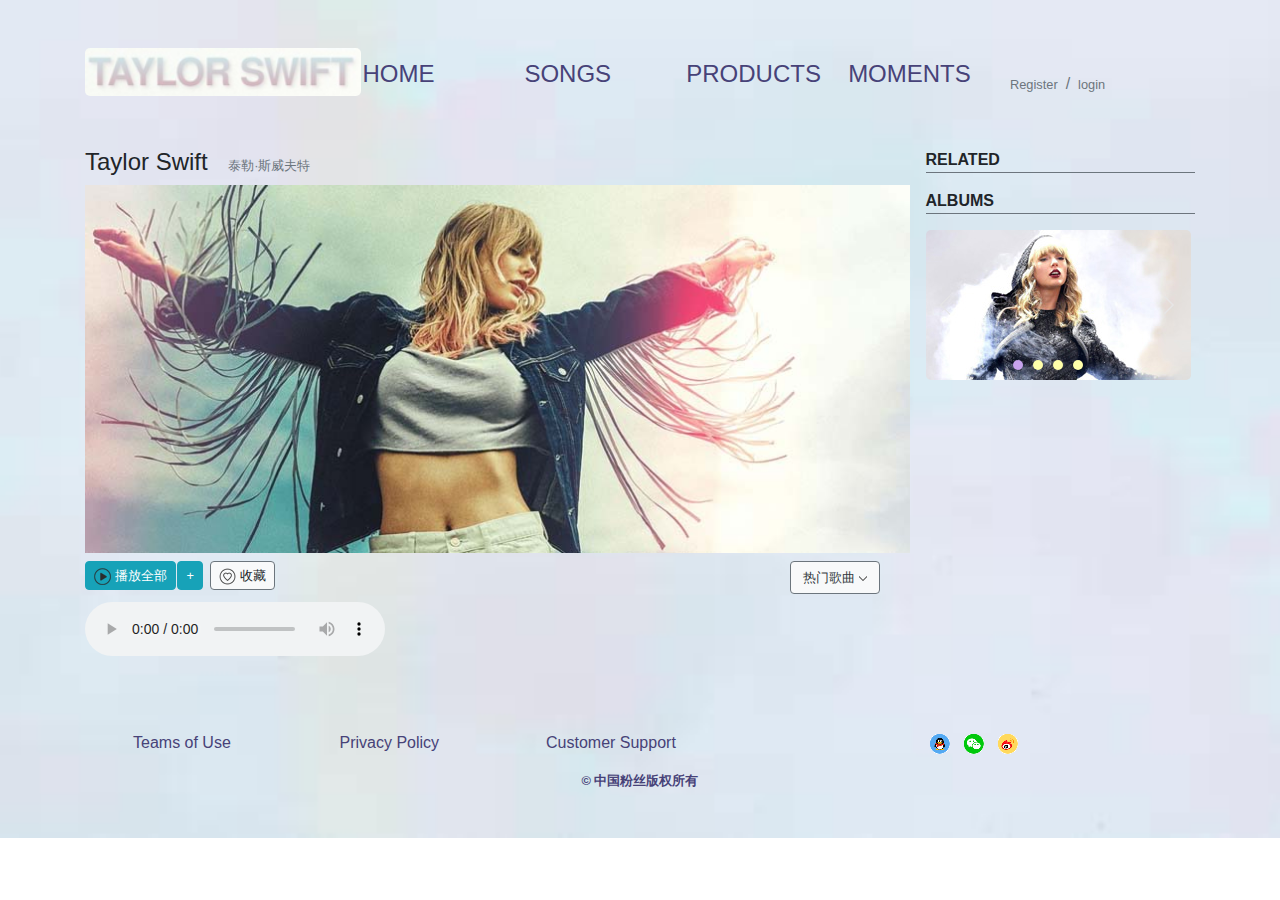
<file: demo2/public/songs.html>
<!DOCTYPE html>
<html id="songs">
<head lang="en">
    <meta charset="UTF-8">
    <title></title>
    <!-- 设置视口-->
    <meta name="viewport" content="width=device-width,initial-scale=1"/>
    <!-- 导入css-->
    <link rel="stylesheet" href="boot/css/bootstrap.css"/>
    <!-- 导入js,有顺序要求-->
    <link rel="stylesheet" href="style/songs.css"/>
    <link rel="stylesheet" href="style/common.css"/>
</head>
<body>
<div class="container" id="song">
    <!-- 导航栏-->
    <div class="row m-0 my_nav my-5">
        <div class="col-lg-3 col-md-12 col-sm-12 p-0">
            <div class="">
                <a class="navbar-brand mr-0 p-0" href="index.html">
                    <img class="my_logo w-100" src="img/header/logo.png"/>
                </a>
            </div>
        </div>
        <div class="col-lg-7 col-md-12 col-sm-12 p-0 py-lg-2">
            <ul class="row m-0 list-unstyled">
                <li class="col-sm-3 p-0"><a href="index.html" >HOME</a></li>
                <li class="col-sm-3 p-0"><a href="songs.html" >SONGS</a></li>
                <li class="col-sm-3 p-0"><a href="product.html" >PRODUCTS</a></li>
                <li class="col-sm-3 p-0"><a href="moments.html" >MOMENTS</a></li>
            </ul>
        </div>
        <div class="col-lg-2 col-md-4 col-sm-3 p-sm-0 p-md-0">
            <ul class="breadcrumb p-0 bg-transparent mb-0 mt-lg-3">
                <li class="breadcrumb-item pt-2"><a href="#" class="text-muted my_font ">Register</a></li>
                <li class="breadcrumb-item pt-2"><a href="#" class="text-muted my_font ">login</a></li>
            </ul>
        </div>
    </div>
    <!-- -->
    <div class="row m-0 mb-5" >
        <!-- 左侧热门歌曲-->
        <div class="col-lg-9 col-sm-12 p-0 pr-lg-2">
            <div class="row m-0 position-relative">
                <div class="col-sm-12 p-0">
                    <span class="h4">Taylor Swift</span>
                    <span class="my_font text-muted pl-3">泰勒·斯威夫特</span>
                    <img class="w-100 mt-2" src="img/songs/song_hero.jpg" alt=""/>
                    <a href="#" class="btn btn-info p-0 my_font px-2 py-1 my-2"><img class="mr-1" src="img/button/listen.png" alt=""/>播放全部</a>
                    <a href="#" class="btn btn-info p-0 my_font px-2 py-1 my-2 my_position" title="添加到播放列表">+</a>
                    <a href="#" class="btn btn-light p-0 my_font px-2 py-1 my-2 border-secondary"><img class="mr-1" src="img/button/icon.png" alt=""/>收藏</a>
                </div>
                <!-- 下拉菜单-->
                <div class="my_dropdown position-absolute">
                    <a href="javascript:;"  class="text-dark btn btn-light  border border-secondary my_font">热门歌曲
                        <img src="img/songs/icondown.png" alt=""/>
                    </a>
                    <ul class="my_dropdown_menu list-unstyled my_font m-0 text-center bg-white" style="height:0px;">
                        <li class="mb-1"><a href="javascript:;" class="text-muted">热门单曲</a></li>
                        <li class="mb-1"><a href="javascript:;" class="text-muted">热门收藏</a></li>
                        <li class="mb-1"><a href="javascript:;" class="text-muted">热门分享</a></li>
                        <li class="mb-1"><a href="javascript:;" class="text-muted">上榜歌曲</a></li>
                        <li class=""><a href="javascript:;" class="text-muted">获奖歌曲</a></li>
                    </ul>
                </div>
                <!-- 循环生成歌曲列表-->
                <div class="col-sm-12 p-0 py-1" >
                    <audio :src="currentSrc" autoplay="" controls="" @ended="nextsong()"> </audio>
                    <div v-for="(item,i) of singer_list" :key="i">
                        <div class="row m-0 text-dark">
                            <div class="col-sm-1 p-0 text-center">
                                 <span class="" v-text="i+1"></span>
                            </div>
                            <div class="col-sm-1 p-0">
                                <span @click="play(i)">
                                    <img src="img/button/listen.png" alt=""/>
                                </span>
                            </div>
                            <div class="col-sm-6 p-0 text-truncate">
                                <span class="song_name"><a :title="item.album_song_name" class="text-dark" href="#" v-text="item.album_song_name"></a></span>
                            </div>
                            <div class="col-sm-2 p-0">
                                <span v-text="item.album_song_time"></span>
                            </div>
                            <div class="col-sm-2 p-0">
                                <p class="text-truncate m-0" v-text="item.album_song_singer"></p>
                            </div>
                        </div>
                    </div>
                </div>
            </div>
        </div>
        <!-- 循环生成右侧相关歌手-->
        <div class="col-lg-3 d-lg-block col-sm-12 p-0 pl-lg-2">
            <div class="row m-0">
                <p class="col-sm-12 border-bottom border-secondary font-weight-bold p-0">RELATED</p>
                <div class="col-sm-2 col-lg-4 p-0" v-for="(item,i) of related_singer_list" :key="i">
                    <div class="mx-1">
                        <a href="#"><img class="w-100" :src="item.related_singers_img" alt=""/></a>
                        <p class="text-truncate text-center"><a href="javascript:;" class="text-dark my_font">{{item.related_singers_name}}</a></p>
                    </div>
                </div>
                <!-- 右侧轮播-->
                <div class="row m-0">
                    <p class="col-sm-12 border-bottom border-secondary font-weight-bold p-0">ALBUMS</p>
                    <div class="col-sm-2 col-lg-4 p-0">
                        <div id="main">
                            <div id="banner">
                                <div id="btn-left"></div>
                                <ul id="ul-imgs" class="mytransition" style="width:1325px;margin-left: 0">
                                    <li><a href="javascript:;"><img src="img/songs/carousel2.jpg"/></a></li>
                                    <li><a href="javascript:;"><img src="img/songs/carousel4.jpg"/></a></li>
                                    <li><a href="javascript:;"><img src="img/songs/carousel5.jpg"/></a></li>
                                    <li><a href="javascript:;"><img src="img/songs/carousel6.jpg"/></a></li>
                                    <li><a href="javascript:;"><img src="img/songs/carousel2.jpg"/></a></li>
                                </ul>
                                <ul id="ul-idxs">
                                    <li class="active"></li>
                                    <li></li>
                                    <li></li>
                                    <li></li>
                                </ul>
                                <div id="btn-right"></div>
                            </div>
                        </div>
                    </div>
                </div>
            </div>
        </div>
    </div>
    <!--footer-->
    <div class="row m-0 pt-3 pl-lg-5 myfooter">
        <div class="col-lg-7 col-sm-12 p-0 ">
            <ul class=" d-flex justify-content-between list-unstyled">
                <li class="w-100"><a href="#" class="h6">Teams of Use</a></li>
                <li class="w-100"><a href="#" class="h6">Privacy Policy</a></li>
                <li class="w-100"><a href="#" class="h6">Customer Support</a></li>
            </ul>
        </div>
        <div class="col-lg-1 offset-lg-2 col-sm-2 p-0">
            <ul class="d-flex justify-content-between list-unstyled">
                <li><img src="img/button/qq.png" alt=""/></li>
                <li><img src="img/button/wechat.png" alt=""/></li>
                <li><img src="img/button/sina.png" alt=""/></li>
            </ul>
        </div>
    </div>
    <div class="m-0 mb-5">
        <p class="text-center my_font font-weight-bold m-0">© 中国粉丝版权所有</p>
    </div>
    <!-- 播放区域-->
    <!-- <div class="music_play">
        <audio src="../public/song/Taylor Swift - Delicate.mp3" controls></audio>
    </div> -->
</div>
</body>
<script src="js/jquery-3.2.1.js"></script>
<script src="js/bootstrap.js"></script>
<script src="js/vue.js"></script>
<script src="js/axios.min.js"></script>
<script src="js/songs.js"></script>
</html>
</file>
<file: demo2/public/style/index.css>
.carousel-control-prev,.carousel-control-next{
    width: 3.5%;
    height:10%;
    background: #aaa;
    border-radius: 0.25rem;
    top:45%;
}
.carousel-indicators li{
    width:0.75rem;
    height: 0.75rem;
    background: #fff;
    border-radius: 50%;
    margin: 0 0.5rem;
}
.carousel-indicators li:hover{
    cursor: pointer;
    background-color: #C7A3ED;
}
.carousel-indicators li:active{
    background-color: #C7A3ED;
}
h4{
    color:#474278;
}
.font-italic>li{
    font-family: 'Centaur' !important;
}
p{
    /* font-family: 'Forte' !important; */
}
img{
    border-radius: 0.5rem;
}
@keyframes  my_rotate{
    0%{transform:rotate(0deg);}
    25%{transform:rotate(90deg);}
    50%{transform:rotate(180deg);}
    75%{transform:rotate(270deg);}
    100%{transform:rotate(360deg);}
}
.my_rotate{
    border-radius: 50%;
    animation: my_rotate 30s linear infinite;
}
.my_rotate:hover{
    animation-play-state:paused;
}
.latest{
    background: url("../img/bg/header-video_desktop.jpg") no-repeat !important;
    background-size: contain;
}
/*new single now*/
@media screen and (min-width: 992px){
    .position-relative{  top:100px;  left:100px;  }
}
@media screen and (min-width: 768px) and (max-width: 991px){
    .position-relative{  top:50px;  left:50px;  }
}
@media screen and (max-width: 767px) {
    .position-relative{  top:0px;  left:0px;  }
}
/*button*/
.my_relative{
    background-color: #f48483;
    box-shadow: 5px 7px 0px #f15918;
}
@media screen and (min-width: 992px){
    .my_relative{
        font-size: 20px;
        top:130px !important;
        left:180px !important;
        transition: all .3s linear;
    }
}
@media screen and (min-width: 768px) and (max-width: 991px){
    .my_relative{
        font-size: 18px;
        top:80px !important;
        left:67px !important;
        /*�������Զ��嵽ԭʼλ����*/
        transition: all .3s linear;
    }
}
@media screen and (max-width: 767px) {
    .my_relative{
        font-size: 20px;
        top:0px !important;
        left:65px !important;
        transition: all .3s linear;
    }
}
@media screen and (min-width: 992px){
    .my_relative:hover{
        top:125px !important;
    }
}
@media screen and (min-width: 768px) and (max-width: 991px){
    .my_relative:hover{
        top:78px !important;
    }
}
@media screen and (max-width: 767px) {
    .my_relative:hover{
        top:-2px !important;
    }
}
.my_scale{
    transition: all 1s linear;
}
.my_scale:hover{
    transform: scale(1.05);
}
#regsite{
    width: 540px;
    height: 500px;
    top: 50%;
    left: 50%;
    margin-left:-270px;
    margin-top:-250px ;
    font-style: normal;
    display: none;
}

.yanzhengma{
    width: 200px;
}
#login{
    width: 540px;
    height: 500px;
    top: 50%;
    left: 50%;
    margin-left:-270px;
    margin-top:-250px ;
    display: none;
    font-style: normal;
}
.my_text{
    padding-top: 20px;
}
</file>
<file: demo2/public/style/moments.css>
.user_pic{
    border-radius: 50%;
}
</file>
<file: demo2/public/style/product.css>
/*name_font ý���ѯ*/
@media screen and (min-width:992px ){
    .name_font{
        font-size: 80px;
        margin-top: -70px !important;
    }
}
@media screen and (min-width:768px ) and (max-width: 991px){
    .name_font{
        font-size: 50px;
    }
}
@media screen and (max-width: 767px){
    .name_font{
        font-size: 40px;
    }
}
.name_font{
    color: #efced5 ;
}
.my_background{
    background: url("../img/bg/header-video_desktop.jpg");
    background-repeat: no-repeat;
    background-size: cover;
    background-position: bottom;
}
h5,.h6{
    font-family: "custom-font";
    color: #e7aeed;
}
.h6:hover{
    color: #996ea4;
}
.my_border{
    background: #6c757d;
    border:3px solid #e3c9ea;
    box-sizing:border-box;
}
.my_shadow{
    box-shadow: inset 0px 0px 59px 2px rgba(250,223,246,0.8),
                      0px 0px 69px 2px rgba(204,243,255,0.7);
}
.bg-secondary{
    border: 1px solid #e7aeed;
}
.row img{
    transition: all 1s linear;
}
.row img:hover{
    transform: scale(1.05);
}
p.position-absolute{
    width: 45px;
    height: 45px;
    border: #ecf396 1px solid;
    border-radius: 50%;
}
p.position-absolute:hover{
    cursor: pointer;
    background: #a4dcff;
    border: #ffd4f6e0 1px solid;
    overflow: hidden;
}
.btn-left{
    top: 200px;
    left: -5%;
}
.btn-right{
    top: 200px;
    right: -5%;
}
p.btn-left span.position-relative,p.btn-right span.position-relative{
    top: 4px;
    left: 13px;
}
li.float-left{
    width: 185px;
}
.carousel_product{
    overflow: hidden !important;
}
.carousel_product .list-unstyled{
    width: 1981px !important;
}
.first_carousel_product{
    margin-left: 25px !important;
}
</file>
<file: demo2/public/style/product_detail.css>
.my_background{
    background: url("../img/bg/bg-clouds-glitter-mobile.png");
    background-repeat: no-repeat;
    background-size: cover;
    background-position: bottom;
}
.h4,h4{
    color: #e7aeed;
}
.my_border{
    border: 1px solid #F2A9C6;
}
.my_border:hover{
    border: 1px solid #A5C7F0;
}
a{
    color: #A5C7F0;
}
a:hover{
    color: #F2A9C6;
}
.my_input{
    width: 8%;
    background: transparent;
    font-weight: normal;
    padding: 7px;
}
.my_color{
    color: #ef83f3;
    background: #d7f2fc;
}
.my_color:hover{
    background: transparent;
}
.cart{
    width: 33%;
    height: 100%;
    top: 0px;
    right: -33%;
    transition: all .8s linear;
}
.my_fontcolor{
    color: #ef83f3;
}
.cart .justify-content-between{
    height:80%;
    border-top: 1px solid #e8aeed !important;
    border-bottom: 1px solid #a7e4df !important;
}
.account{
    width: 540px;
    height: 800px;
    top: 50%;
    left: 50%;
    margin-left:-270px;
    margin-top:-400px ;
}
.countheader{
    background-color: #d7f2fc;
}
#product_detail img{
    border-radius: 5px;
}
</file>
<file: demo2/public/style/songs.css>
.my_position{
    position: relative;
    left: -3px;
}
.col-sm-6 .text-dark:hover{
    text-decoration: underline !important;
}
.my_dropdown{
    width: 100px !important;
    top: 413px;
    left:705px;
    z-index: 10;
}
.my_dropdown li:hover{
    background-color: #aaaaaa;
}
.my_dropdown li>a:hover{
    color: white !important;
}
.my_dropdown>ul{
    width: 87px;
    overflow: hidden;
    box-shadow:5px 5px 6px #000;
    transition: all .5s linear;
}
@media screen and (max-width:1199px ){
    .my_dropdown{display: none;}
}
#main{
    width:265px;
    margin:0 auto;
}
#banner{
    width:265px;
    overflow:hidden;
    position:relative;
}
#ul-imgs{
    list-style:none;
}
#ul-imgs.transition{
    transition:all .5s linear;
}
#ul-imgs>li{
    width:265px;
    float:left;
}
#ul-imgs img{
    width:265px;
    border-radius: 5px;
}
#ul-idxs{
    width:100px;
    margin:0 auto;
    list-style:none;
    position:absolute;
    bottom:10px;
    left:50%;
    margin-left:-50px;
}
#ul-idxs>li{
    float:left;
    width:10px;
    height:10px;
    background-color:#ffa;
    border-radius:5px;
    margin:0 5px;
    cursor:pointer;
}
#ul-idxs>li.active{
    background-color:#C7A3ED;
}
#btn-left,#btn-right{
    width:20px;
    height:20px;
    position:absolute;
    top:65px;
    background-repeat:no-repeat;
    background-position:center;
    cursor:pointer;
}
#btn-left{
    left:10px;
    background-image:url(../img/songs/left_ar.png);
}
#btn-right{
    right:12px;
    background-image:url(../img/songs/right_ar.png);
}
.container{
    position: relative;
}
.music_play{
    position: fixed;
    bottom: 0;
    width: 100%;
    height: 50px;
}
</file>
<file: demo2/public/style/common.css>
/*css reset*/
*{
    margin: 0;
    padding: 0;
}
body{
    background: url("../img/bg/ts_background.jpg");
    background-repeat: no-repeat;
    background-size: cover;
}
/*ͨ���ֺ�*/
.my_font{
    font-size: 0.8rem;
}
.my_logo{
    width:12rem;
    height: 3rem;
    border-radius: 5px !important;
}
a:hover
{
    text-decoration: none;
    cursor: pointer;
}
.my_font_color{
    color: #474278 !important;
}
.myfooter div li a,.myfooter+div p{
    color: #474278 !important;
}
.my_nav>div:nth-child(2) a{
    font-size: 24px;
    color: #474278;
}
.my_text{
    width: 300px;
    height: 270px;
    margin: 0 auto;
    padding-top: 50px;
}
</file>
